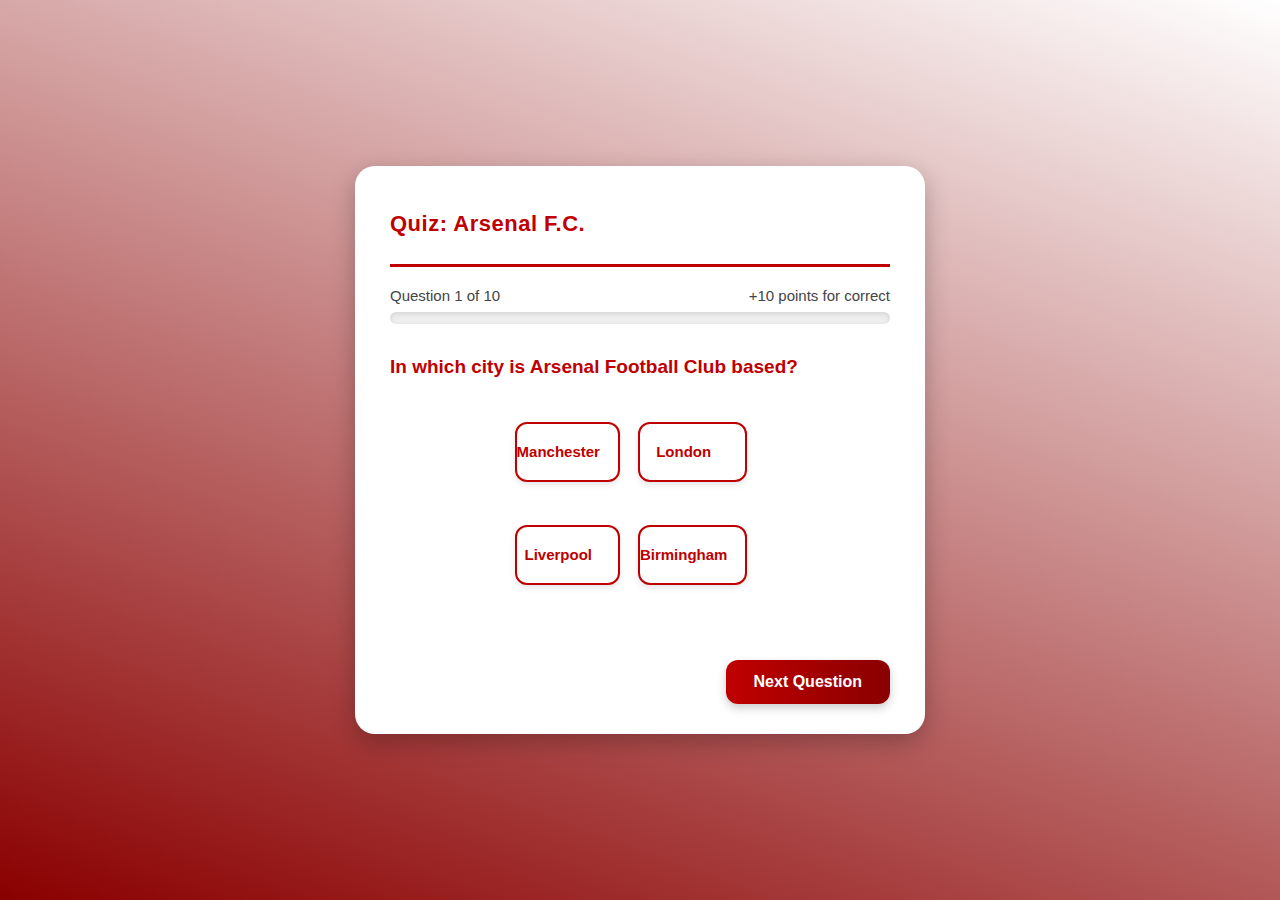
<file: index.html>
<!DOCTYPE html>
<html lang="en">
<head>
  <meta charset="UTF-8">
  <meta name="viewport" content="width=device-width, initial-scale=1.0">
  <title>Arsenal Quiz</title>
  <link rel="stylesheet" href="style.css">
</head>

<body>
  <div class="quiz-container">
    
    <div class="quiz-header">
      <h1>Quiz: Arsenal F.C.</h1>
      <span id="score"></span>
    </div>

    
    <div class="progress-container">
      <div class="progress-text">
        <span id="question-number">Question 1 of 10</span>
        <span>+10 points for correct</span>
      </div>
      <div class="progress-bar">
        <div class="progress-fill" id="progress"></div>
      </div>
    </div>

    
    <div class="question-box">
      <p id="question-text"></p>

      <div class="options">
        <ul id="option-list" class="options"></ul>
      </div>

      <div class="next-btn">
        <button id="next-btn" onclick="goToNext()" disabled>Next Question</button>
      </div>
    </div>
  </div>

  <script src="script.js"></script>
</body>
</html>
</file>
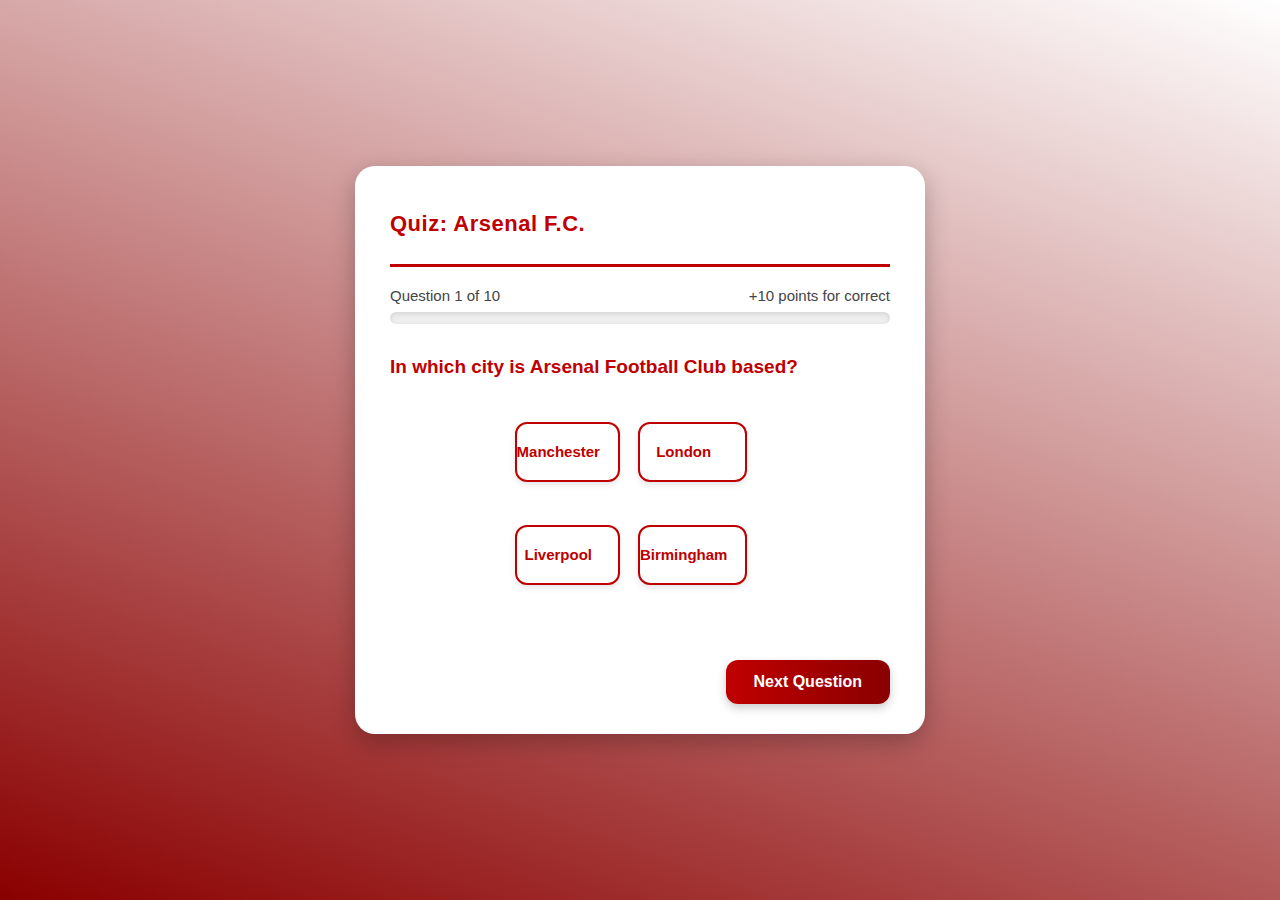
<file: index-2.html>
<!DOCTYPE html>
<html lang="en">
<head>
  <meta charset="UTF-8">
  <meta name="viewport" content="width=device-width, initial-scale=1.0">
  <title>Quiz UI - Arsenal Theme</title>
  <link rel="stylesheet" href="style.css">
</head>

<body>
  <div class="quiz-container">
    <!-- Header -->
    <div class="quiz-header">
      <h1>Quiz: Arsenal F.C.</h1>
      <span id="score"></span>
    </div>

    <!-- Progress -->
    <div class="progress-container">
      <div class="progress-text">
        <span id="question-number">Question 1 of 10</span>
        <span>+10 points for correct</span>
      </div>
      <div class="progress-bar">
        <div class="progress-fill" id="progress"></div>
      </div>
    </div>

    <!-- Question -->
    <div class="question-box">
      <p id="question-text"></p>

      <div class="options">
        <ul id="option-list" class="options">
          
        </ul>
       
      </div>

      <div class="next-btn">
        <button id="next-btn" onclick="goToNext()" disabled>Next Question</button>
      </div>
    </div>
  </div>

  <script src="script.js"></script>
</body>
</html>
</file>
<file: style.css>
body {
  margin: 0;
  padding: 0;
  font-family: "Segoe UI", Arial, sans-serif;
  background: 
    linear-gradient(200deg, #ffffff, #8a0000), /* Gradient */
    url("arsenal-logo.png") no-repeat center center; /* Logo */
  background-size: cover, 250px auto; /* Gradient full, logo fixed size */
  display: flex;
  justify-content: center;
  align-items: center;
  min-height: 100vh;
}

/* Main container */
.quiz-container {
  width: 500px;
  background: #ffffff;
  border-radius: 20px;
  padding: 30px 35px;
  box-shadow: 0 8px 25px rgba(0,0,0,0.25);
  animation: fadeIn 0.8s ease;
}

/* Header */
.quiz-header {
  display: flex;
  justify-content: space-between;
  align-items: center;
  margin-bottom: 20px;
  border-bottom: 3px solid #c00000;
  padding-bottom: 12px;
}

.quiz-header h1 {
  font-size: 22px;
  font-weight: 700;
  color: #c00000;
  letter-spacing: 0.5px;
}

.quiz-header span {
  font-weight: 600;
  color: #c00000;
  font-size: 16px;
}

/* Progress bar */
.progress-container {
  margin: 20px 0 30px;
}

.progress-text {
  display: flex;
  justify-content: space-between;
  margin-bottom: 8px;
  font-size: 15px;
  font-weight: 500;
  color: #444;
}

.progress-bar {
  background: #eee;
  border-radius: 50px;
  overflow: hidden;
  height: 12px;
  box-shadow: inset 0 2px 5px rgba(0,0,0,0.1);
}

.progress-fill {
  background: linear-gradient(90deg, #c00000, #ff1a1a);
  height: 100%;
  width: 10%; /* Start with 1 of 10 */
  transition: width 0.4s ease-in-out;
  border-radius: 50px;
}

/* Question */
.question-box p {
  font-size: 19px;
  font-weight: bold;
  color: #c00000;
  margin-bottom: 25px;
  line-height: 1.4;
}

/* Options 
.options {
  display: grid;
  grid-template-columns: 1fr 1fr;
  gap: 18px;
  justify-content: center;
  margin-bottom: 25px;
  list-style: none;
  padding: 0;
}*/
/* Options 
.options {
  display: grid;
  grid-template-columns: repeat(2, auto); /* 2 columns 
  justify-content: center;  /* Center horizontally 
  gap: 18px;
  margin-bottom: 25px;
  list-style: none;
  padding: 0;
}
.options button {
  background: #fff;
  color: #c00000;
  border: 2px solid #c00000;
  padding: 14px;
  border-radius: 12px;
  font-size: 15px;
  font-weight: 600;
  cursor: pointer;
  transition: all 0.3s ease;
  box-shadow: 0 3px 6px rgba(0,0,0,0.1);
}*/
/* Options */
.options {
  display: grid;
  grid-template-columns: repeat(2, auto); /* 2 equal columns */
  justify-content: center;
  align-items: center;
  gap: 18px;
  margin-bottom: 25px;
  list-style: none;
  padding: 0;
}

/* All option buttons same size */
.options button {
  width: 100%;              /* full width of grid cell */
  height: 60px;             /* fixed height for uniform look */
  background: #fff;
  text-align: center;
  color: #c00000;
  border: 2px solid #c00000;
  border-radius: 12px;
  font-size: 15px;
  font-weight: 600;
  cursor: pointer;
  transition: all 0.3s ease;
  box-shadow: 0 3px 6px rgba(0,0,0,0.1);
}
.options button:hover {
  background: #c00000;
  color: #fff;
  transform: translateY(-3px);
  box-shadow: 0 6px 12px rgba(0,0,0,0.2);
}
.selected {
  background-color: #ddd;   /* halka grey */
  border-radius: 8px;
  }
.correct button {
  background: #28a745 !important; /* Green */
  color: #fff !important;
  border-color: #28a745 !important;
}

.wrong button {
  background: #dc3545 !important; /* Red */
  color: #fff !important;
  border-color: #dc3545 !important;
}

/* Next button */
.next-btn {
  display: flex;
  justify-content: flex-end;
}

.next-btn button {
  background: linear-gradient(90deg, #c00000, #8a0000);
  color: #fff;
  border: none;
  padding: 13px 28px;
  border-radius: 12px;
  font-size: 16px;
  font-weight: bold;
  cursor: pointer;
  transition: all 0.3s ease;
  box-shadow: 0 4px 10px rgba(0,0,0,0.2);
}

.next-btn button:hover {
  background: linear-gradient(90deg, #ff1a1a, #c00000);
  transform: scale(1.05);
}
.end-buttons {
  display: flex;
  justify-content: center;
  gap: 15px;
  margin-top: 20px;
}

.end-buttons .options {
  padding: 10px 20px;
  border: none;
  border-radius: 8px;
  font-size: 16px;
  font-weight: bold;
  cursor: pointer;
  transition: 0.3s ease;
}

/* Restart Button (Green) */
.end-buttons .options:nth-child(1) {
  background-color: #28a745;
  color: white;
}

.end-buttons .options:nth-child(1):hover {
  background-color: #218838;
}

/* Quit Button (Red) */
.end-buttons .options:nth-child(2) {
  background-color: #dc3545;
  color: white;
}

.end-buttons .options:nth-child(2):hover {
  background-color: #a71d2a;
}

/* Fade-in animation */
@keyframes fadeIn {
  from {
    opacity: 0;
    transform: translateY(15px);
  }
  to {
    opacity: 1;
    transform: translateY(0);
  }
}
</file>
